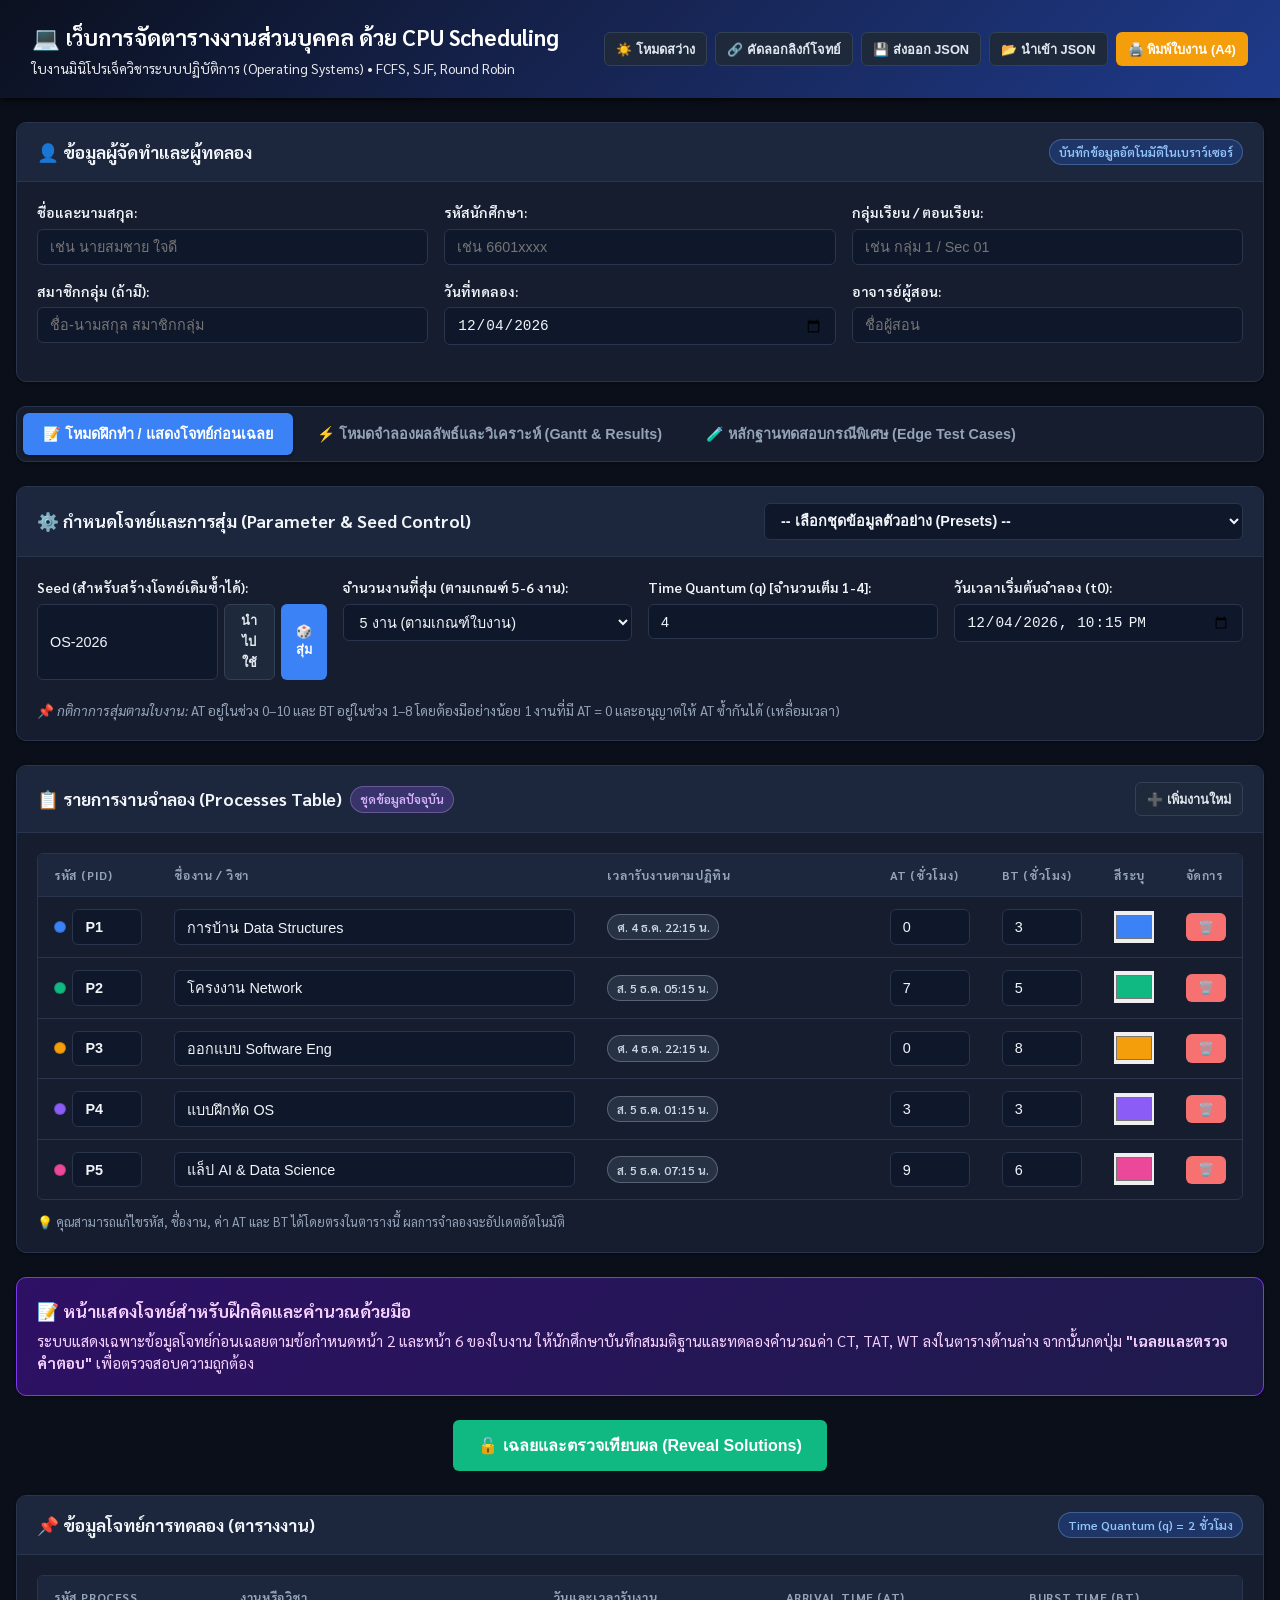
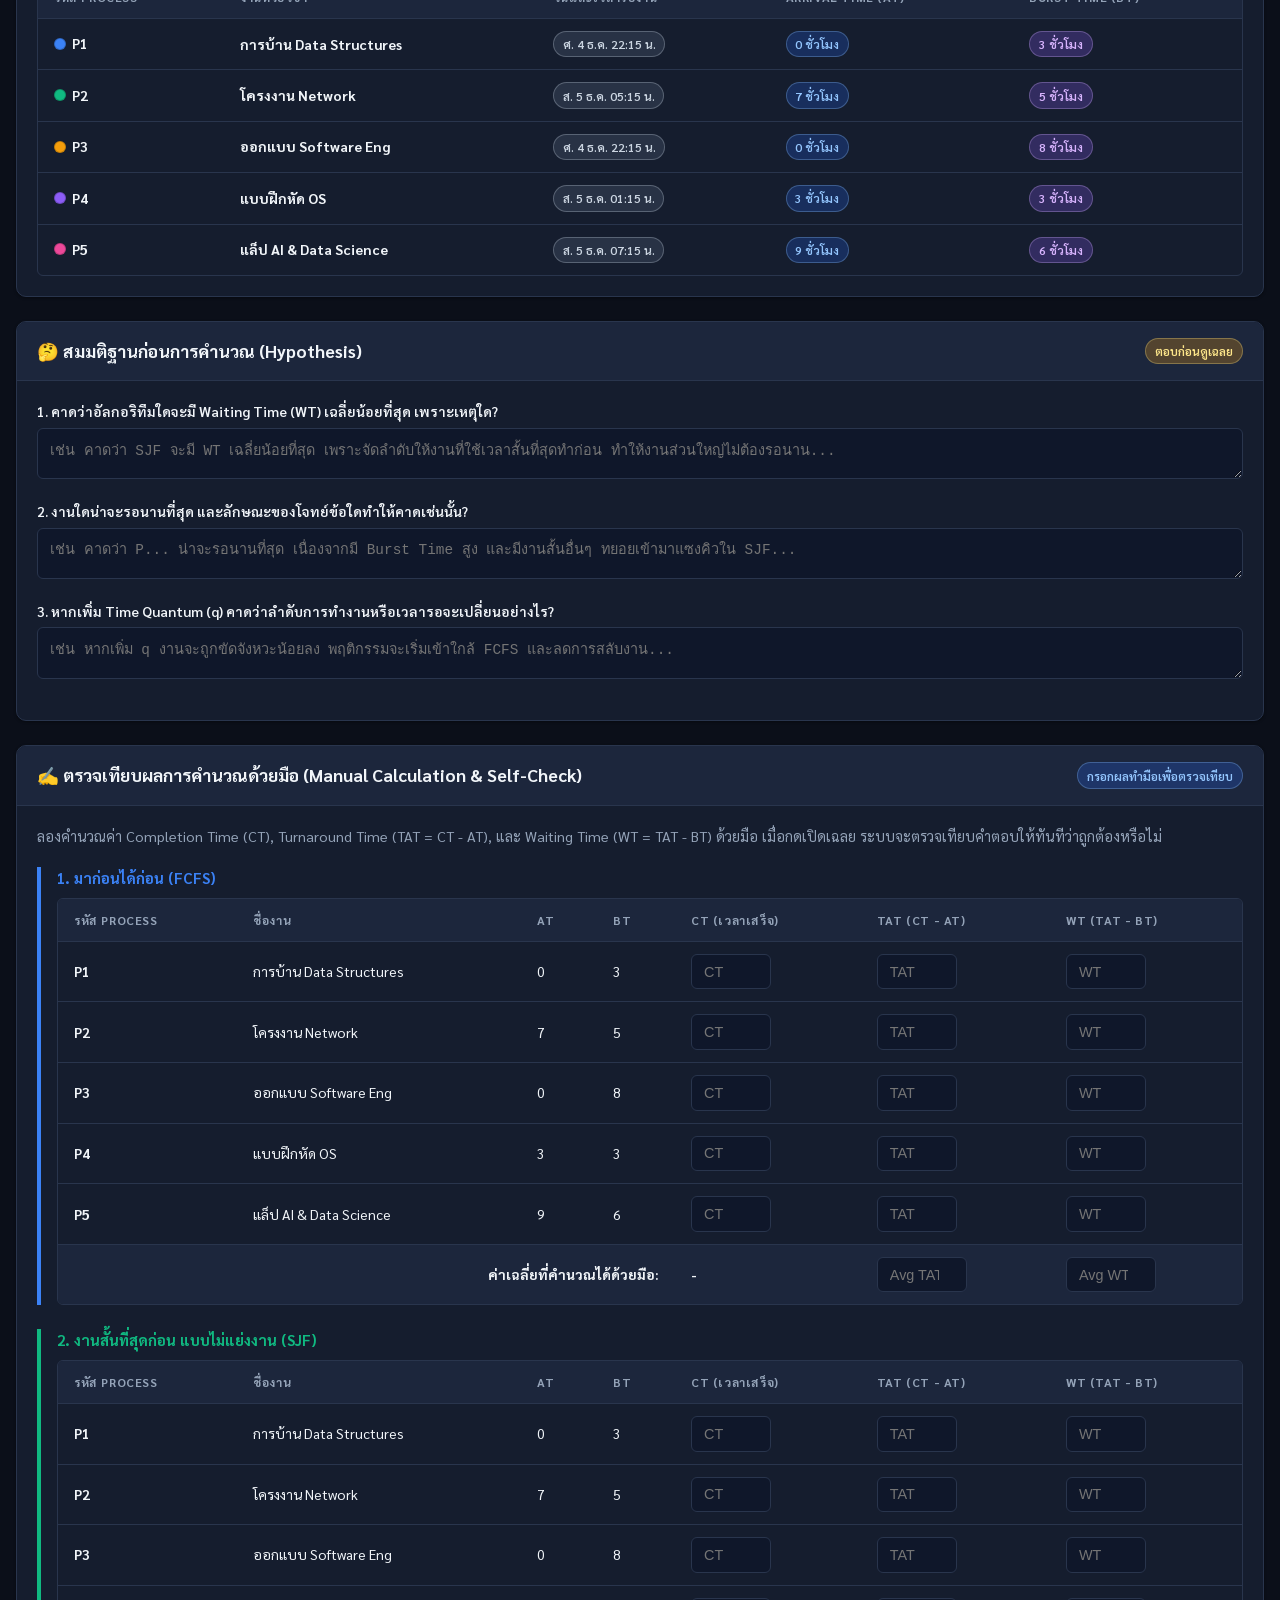
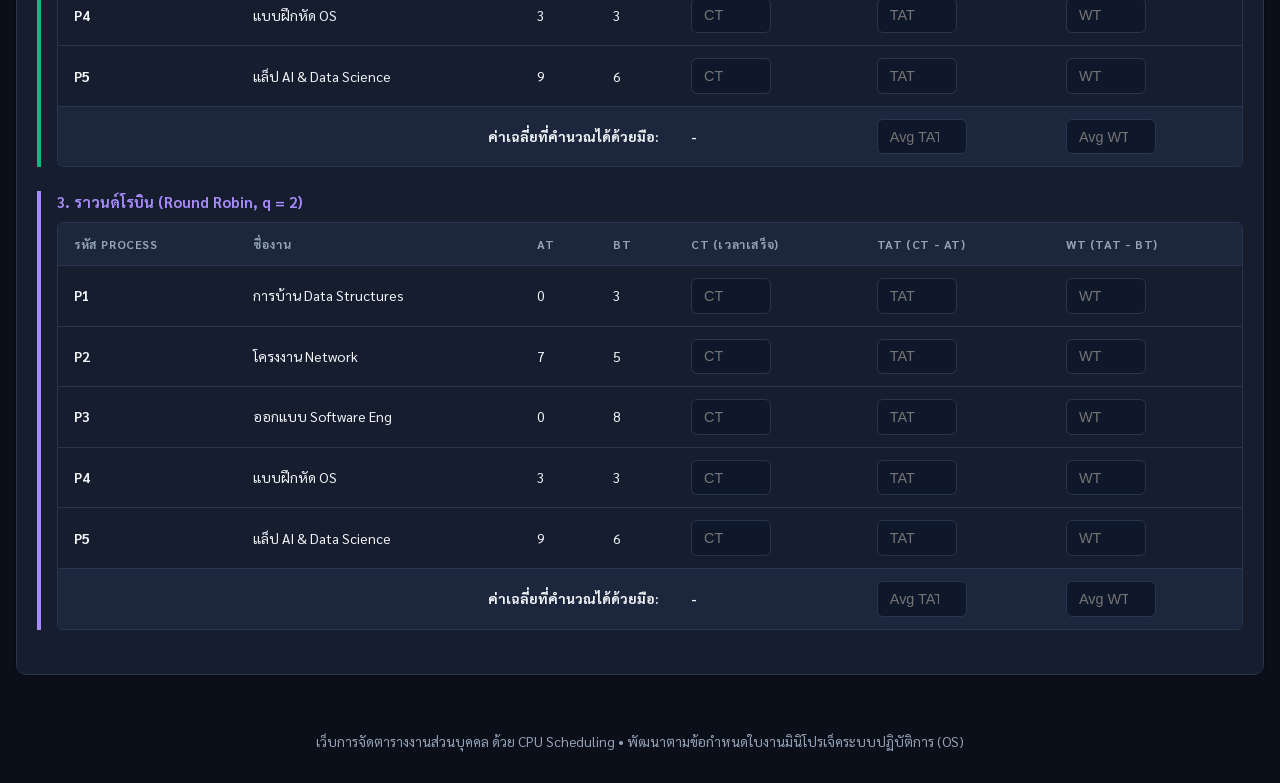
<file: index.html>
<!DOCTYPE html>
<html lang="th" data-theme="dark">
<head>
  <meta charset="UTF-8">
  <meta name="viewport" content="width=device-width, initial-scale=1.0">
  <title>เว็บการจัดตารางงานส่วนบุคคล ด้วย CPU Scheduling | FCFS SJF Round Robin</title>
  <link rel="preconnect" href="https://fonts.googleapis.com">
  <link rel="preconnect" href="https://fonts.gstatic.com" crossorigin>
  <link href="https://fonts.googleapis.com/css2?family=Prompt:wght@300;400;500;600;700&family=Sarabun:wght@300;400;500;600;700&display=swap" rel="stylesheet">
  <link rel="stylesheet" href="styles.css">
  <link rel="stylesheet" href="print.css">
</head>
<body>

  <!-- Top App Header -->
  <header class="app-header">
    <div class="header-container">
      <div class="header-title">
        <h1>💻 เว็บการจัดตารางงานส่วนบุคคล ด้วย CPU Scheduling</h1>
        <p>ใบงานมินิโปรเจ็ควิชาระบบปฏิบัติการ (Operating Systems) • FCFS, SJF, Round Robin</p>
      </div>
      <div class="header-actions">
        <button class="btn btn-secondary btn-sm" id="btn-theme-toggle" title="สลับโหมดมืด / สว่าง (Dark / Light Mode)">☀️ โหมดสว่าง</button>
        <button class="btn btn-secondary btn-sm" id="btn-share" title="คัดลอกลิงก์พร้อม Seed และพารามิเตอร์">🔗 คัดลอกลิงก์โจทย์</button>
        <button class="btn btn-secondary btn-sm" id="btn-export-json" title="ส่งออกข้อมูลเป็น JSON">💾 ส่งออก JSON</button>
        <button class="btn btn-secondary btn-sm" id="btn-import-json" title="นำเข้าข้อมูลจาก JSON">📂 นำเข้า JSON</button>
        <input type="file" id="file-import" accept=".json" style="display: none;">
        <button class="btn btn-warning btn-sm" id="btn-print" title="พิมพ์ใบงานส่งอาจารย์ (Print / PDF)">🖨️ พิมพ์ใบงาน (A4)</button>
      </div>
    </div>
  </header>

  <!-- Print-Only Lab Cover / Header (Shows when printing) -->
  <div class="print-only" style="padding: 1.5rem; border-bottom: 2px solid #000; margin-bottom: 1.5rem;">
    <h2 style="font-size: 1.4rem; text-align: center; margin-bottom: 0.25rem;">ใบงานมินิโปรเจ็ควิชาระบบปฏิบัติการ</h2>
    <h1 style="font-size: 1.6rem; text-align: center; margin-bottom: 0.75rem;">เว็บการจัดตารางงานส่วนบุคคล ด้วย CPU Scheduling</h1>
    <p style="text-align: center; font-size: 0.95rem; margin-bottom: 1rem;">FCFS • SJF (Non-preemptive) • Round Robin</p>
    <div style="display: grid; grid-template-columns: repeat(2, 1fr); gap: 0.5rem; font-size: 0.9rem; border: 1px solid #000; padding: 0.75rem;">
      <div><strong>ชื่อและนามสกุล:</strong> <span id="print-student-name">-</span></div>
      <div><strong>รหัสนักศึกษา:</strong> <span id="print-student-id">-</span></div>
      <div><strong>กลุ่มเรียน:</strong> <span id="print-student-section">-</span></div>
      <div><strong>วันที่ทดลอง:</strong> <span id="print-student-date">-</span></div>
      <div><strong>Seed พารามิเตอร์:</strong> <span id="print-seed">OS-2026</span></div>
      <div><strong>Time Quantum (q):</strong> <span id="print-quantum">2</span> ชั่วโมง</div>
    </div>
  </div>

  <main class="main-container">

    <!-- Student Info Card (Interactive UI) -->
    <section class="card no-print">
      <div class="card-header">
        <div class="card-title">
          <span>👤 ข้อมูลผู้จัดทำและผู้ทดลอง</span>
        </div>
        <span class="badge badge-primary">บันทึกข้อมูลอัตโนมัติในเบราว์เซอร์</span>
      </div>
      <div class="card-body">
        <div class="grid-3">
          <div class="form-group">
            <label for="student-name">ชื่อและนามสกุล:</label>
            <input type="text" id="student-name" class="form-control" placeholder="เช่น นายสมชาย ใจดี">
          </div>
          <div class="form-group">
            <label for="student-id">รหัสนักศึกษา:</label>
            <input type="text" id="student-id" class="form-control" placeholder="เช่น 6601xxxx">
          </div>
          <div class="form-group">
            <label for="student-section">กลุ่มเรียน / ตอนเรียน:</label>
            <input type="text" id="student-section" class="form-control" placeholder="เช่น กลุ่ม 1 / Sec 01">
          </div>
        </div>
        <div class="grid-3">
          <div class="form-group">
            <label for="student-group">สมาชิกกลุ่ม (ถ้ามี):</label>
            <input type="text" id="student-group" class="form-control" placeholder="ชื่อ-นามสกุล สมาชิกกลุ่ม">
          </div>
          <div class="form-group">
            <label for="student-date">วันที่ทดลอง:</label>
            <input type="date" id="student-date" class="form-control">
          </div>
          <div class="form-group">
            <label for="student-instructor">อาจารย์ผู้สอน:</label>
            <input type="text" id="student-instructor" class="form-control" placeholder="ชื่อผู้สอน">
          </div>
        </div>
      </div>
    </section>

    <!-- Navigation Tabs -->
    <nav class="tabs-nav no-print">
      <button class="tab-btn active" data-tab="practice">
        <span>📝 โหมดฝึกทำ / แสดงโจทย์ก่อนเฉลย</span>
      </button>
      <button class="tab-btn" data-tab="simulation">
        <span>⚡ โหมดจำลองผลลัพธ์และวิเคราะห์ (Gantt & Results)</span>
      </button>
      <button class="tab-btn" data-tab="tests">
        <span>🧪 หลักฐานทดสอบกรณีพิเศษ (Edge Test Cases)</span>
      </button>
    </nav>

    <!-- Generator & Configuration Controls -->
    <section class="card no-print">
      <div class="card-header">
        <div class="card-title">
          <span>⚙️ กำหนดโจทย์และการสุ่ม (Parameter & Seed Control)</span>
        </div>
        <div>
          <select id="select-preset" class="form-control" style="font-weight: 600; width: auto; display: inline-block;">
            <option value="">-- เลือกชุดข้อมูลตัวอย่าง (Presets) --</option>
            <option value="textbook">📘 ตัวอย่างจากใบงาน หน้า 4-5 (P1-P4, q=2)</option>
            <option value="case1_tie">🧪 กรณีทดสอบ 1: งานมาพร้อมกัน & BT เท่ากัน</option>
            <option value="case2_idle">🧪 กรณีทดสอบ 2: มีช่วง Idle (AT=0, BT=1 และ AT=5)</option>
            <option value="case3_quantum_boundary">🧪 กรณีทดสอบ 3: งานใหม่เข้าตรงเวลาครบ q และ BT หาร q ไม่ลงตัว</option>
          </select>
        </div>
      </div>
      <div class="card-body">
        <div class="grid-4">
          <div class="form-group">
            <label for="input-seed">Seed (สำหรับสร้างโจทย์เดิมซ้ำได้):</label>
            <div style="display: flex; gap: 0.4rem;">
              <input type="text" id="input-seed" class="form-control" value="OS-2026">
              <button class="btn btn-secondary btn-sm" id="btn-apply-seed" title="ใช้ Seed นี้">นำไปใช้</button>
              <button class="btn btn-primary btn-sm" id="btn-random-seed" title="สุ่ม Seed ใหม่">🎲 สุ่ม</button>
            </div>
          </div>
          <div class="form-group">
            <label for="select-task-count">จำนวนงานที่สุ่ม (ตามเกณฑ์ 5-6 งาน):</label>
            <select id="select-task-count" class="form-control">
              <option value="4">4 งาน</option>
              <option value="5" selected>5 งาน (ตามเกณฑ์ใบงาน)</option>
              <option value="6">6 งาน (ตามเกณฑ์ใบงาน)</option>
              <option value="7">7 งาน</option>
            </select>
          </div>
          <div class="form-group">
            <label for="input-quantum">Time Quantum (q) [จำนวนเต็ม 1-4]:</label>
            <input type="number" id="input-quantum" class="form-control" min="1" max="4" value="2">
          </div>
          <div class="form-group">
            <label for="input-base-time">วันเวลาเริ่มต้นจำลอง (t0):</label>
            <input type="datetime-local" id="input-base-time" class="form-control">
          </div>
        </div>

        <div style="font-size: 0.85rem; color: var(--text-muted); margin-top: 0.25rem;">
          📌 <em>กติกาการสุ่มตามใบงาน:</em> AT อยู่ในช่วง 0–10 และ BT อยู่ในช่วง 1–8 โดยต้องมีอย่างน้อย 1 งานที่มี AT = 0 และอนุญาตให้ AT ซ้ำกันได้ (เหลื่อมเวลา)
        </div>

        <!-- AT=0 Warning Alert -->
        <div id="at-zero-warning" class="alert-danger-box" style="display: none;">
          ⚠️ <strong>คำเตือน:</strong> ตามข้อกำหนดของใบงาน ต้องมีอย่างน้อย 1 งานที่มี Arrival Time (AT) = 0 เพื่อให้โปรแกรมสามารถเริ่มทำงานได้ทันที
        </div>
      </div>
    </section>

    <!-- Task List Editor Card -->
    <section class="card no-print">
      <div class="card-header">
        <div class="card-title">
          <span>📋 รายการงานจำลอง (Processes Table)</span>
          <span class="badge badge-purple" id="badge-task-count">ชุดข้อมูลปัจจุบัน</span>
        </div>
        <div>
          <button class="btn btn-secondary btn-sm" id="btn-add-task">➕ เพิ่มงานใหม่</button>
        </div>
      </div>
      <div class="card-body">
        <div class="table-responsive">
          <table class="data-table">
            <thead>
              <tr>
                <th style="width: 100px;">รหัส (PID)</th>
                <th>ชื่องาน / วิชา</th>
                <th>เวลารับงานตามปฏิทิน</th>
                <th style="width: 100px;">AT (ชั่วโมง)</th>
                <th style="width: 100px;">BT (ชั่วโมง)</th>
                <th style="width: 70px;">สีระบุ</th>
                <th style="width: 60px;">จัดการ</th>
              </tr>
            </thead>
            <tbody id="tasks-table-body">
              <!-- Dynamically populated -->
            </tbody>
          </table>
        </div>
        <div style="margin-top: 0.75rem; font-size: 0.8rem; color: var(--text-muted);">
          💡 คุณสามารถแก้ไขรหัส, ชื่องาน, ค่า AT และ BT ได้โดยตรงในตารางนี้ ผลการจำลองจะอัปเดตอัตโนมัติ
        </div>
      </div>
    </section>

    <!-- ==========================================
         TAB 1: PRACTICE MODE (แสดงโจทย์ก่อนเฉลย)
         ========================================== -->
    <div id="tab-practice" class="tab-pane">

      <!-- Practice Banner -->
      <div class="quiz-banner" id="quiz-banner">
        <h3>📝 หน้าแสดงโจทย์สำหรับฝึกคิดและคำนวณด้วยมือ</h3>
        <p>
          ระบบแสดงเฉพาะข้อมูลโจทย์ก่อนเฉลยตามข้อกำหนดหน้า 2 และหน้า 6 ของใบงาน 
          ให้นักศึกษาบันทึกสมมติฐานและทดลองคำนวณค่า CT, TAT, WT ลงในตารางด้านล่าง จากนั้นกดปุ่ม <strong>"เฉลยและตรวจคำตอบ"</strong> เพื่อตรวจสอบความถูกต้อง
        </p>
      </div>

      <!-- Action Bar: Reveal / Hide Button -->
      <div style="display: flex; justify-content: center; margin-bottom: 1.5rem;">
        <button id="btn-toggle-reveal" class="btn btn-success btn-lg">
          🔓 เฉลยและตรวจเทียบผล (Reveal Solutions)
        </button>
      </div>

      <!-- Clean Problem Summary Table (Practice & Print) -->
      <section class="card">
        <div class="card-header">
          <div class="card-title">
            <span>📌 ข้อมูลโจทย์การทดลอง (ตารางงาน)</span>
          </div>
          <div>
            <span class="badge badge-primary">Time Quantum (q) = <span class="q-display">2</span> ชั่วโมง</span>
          </div>
        </div>
        <div class="card-body">
          <div class="table-responsive">
            <table class="data-table">
              <thead>
                <tr>
                  <th>รหัส Process</th>
                  <th>งานหรือวิชา</th>
                  <th>วันและเวลารับงาน</th>
                  <th>Arrival Time (AT)</th>
                  <th>Burst Time (BT)</th>
                </tr>
              </thead>
              <tbody id="quiz-task-table-body">
                <!-- Dynamically populated -->
              </tbody>
            </table>
          </div>
        </div>
      </section>

      <!-- Section: สมมติฐานก่อนคำนวณ (Page 6) -->
      <section class="card">
        <div class="card-header">
          <div class="card-title">
            <span>🤔 สมมติฐานก่อนการคำนวณ (Hypothesis)</span>
          </div>
          <span class="badge badge-warning">ตอบก่อนดูเฉลย</span>
        </div>
        <div class="card-body">
          <div class="form-group">
            <label for="hypo-1">1. คาดว่าอัลกอริทึมใดจะมี Waiting Time (WT) เฉลี่ยน้อยที่สุด เพราะเหตุใด?</label>
            <textarea id="hypo-1" class="form-control" rows="2" placeholder="เช่น คาดว่า SJF จะมี WT เฉลี่ยน้อยที่สุด เพราะจัดลำดับให้งานที่ใช้เวลาสั้นที่สุดทำก่อน ทำให้งานส่วนใหญ่ไม่ต้องรอนาน..."></textarea>
          </div>
          <div class="form-group">
            <label for="hypo-2">2. งานใดน่าจะรอนานที่สุด และลักษณะของโจทย์ข้อใดทำให้คาดเช่นนั้น?</label>
            <textarea id="hypo-2" class="form-control" rows="2" placeholder="เช่น คาดว่า P... น่าจะรอนานที่สุด เนื่องจากมี Burst Time สูง และมีงานสั้นอื่นๆ ทยอยเข้ามาแซงคิวใน SJF..."></textarea>
          </div>
          <div class="form-group">
            <label for="hypo-3">3. หากเพิ่ม Time Quantum (q) คาดว่าลำดับการทำงานหรือเวลารอจะเปลี่ยนอย่างไร?</label>
            <textarea id="hypo-3" class="form-control" rows="2" placeholder="เช่น หากเพิ่ม q งานจะถูกขัดจังหวะน้อยลง พฤติกรรมจะเริ่มเข้าใกล้ FCFS และลดการสลับงาน..."></textarea>
          </div>
        </div>
      </section>

      <!-- Section: ใบคะแนนคำนวณด้วยมือ (Manual Calculation Inputs & Verification) -->
      <section class="card">
        <div class="card-header">
          <div class="card-title">
            <span>✍️ ตรวจเทียบผลการคำนวณด้วยมือ (Manual Calculation & Self-Check)</span>
          </div>
          <span class="badge badge-primary">กรอกผลทำมือเพื่อตรวจเทียบ</span>
        </div>
        <div class="card-body">
          <p style="font-size: 0.9rem; color: var(--text-muted); margin-bottom: 1.25rem;">
            ลองคำนวณค่า Completion Time (CT), Turnaround Time (TAT = CT - AT), และ Waiting Time (WT = TAT - BT) ด้วยมือ 
            เมื่อกดเปิดเฉลย ระบบจะตรวจเทียบคำตอบให้ทันทีว่าถูกต้องหรือไม่
          </p>

          <!-- FCFS Manual -->
          <div style="margin-bottom: 1.5rem; border-left: 4px solid var(--primary); padding-left: 1rem;">
            <div style="display: flex; justify-content: space-between; align-items: center; margin-bottom: 0.5rem;">
              <h4 style="color: var(--primary);">1. มาก่อนได้ก่อน (FCFS)</h4>
              <div id="manual-check-result-fcfs"></div>
            </div>
            <div class="table-responsive" id="manual-table-fcfs"></div>
          </div>

          <!-- SJF Manual -->
          <div style="margin-bottom: 1.5rem; border-left: 4px solid var(--success); padding-left: 1rem;">
            <div style="display: flex; justify-content: space-between; align-items: center; margin-bottom: 0.5rem;">
              <h4 style="color: var(--success);">2. งานสั้นที่สุดก่อน แบบไม่แย่งงาน (SJF)</h4>
              <div id="manual-check-result-sjf"></div>
            </div>
            <div class="table-responsive" id="manual-table-sjf"></div>
          </div>

          <!-- Round Robin Manual -->
          <div style="margin-bottom: 1.5rem; border-left: 4px solid var(--purple); padding-left: 1rem;">
            <div style="display: flex; justify-content: space-between; align-items: center; margin-bottom: 0.5rem;">
              <h4 style="color: var(--purple);">3. ราวนด์โรบิน (Round Robin, q = <span class="q-display">2</span>)</h4>
              <div id="manual-check-result-rr"></div>
            </div>
            <div class="table-responsive" id="manual-table-rr"></div>
          </div>
        </div>
      </section>

    </div>

    <!-- ==========================================
         TAB 2: FULL SIMULATION & ANALYSIS
         ========================================== -->
    <div id="tab-simulation" class="tab-pane solution-hidden">

      <!-- Algorithm Filter Bar -->
      <div style="display: flex; justify-content: space-between; align-items: center; margin-bottom: 1rem; flex-wrap: wrap; gap: 0.5rem;">
        <div style="display: flex; gap: 0.25rem;">
          <button class="btn btn-secondary btn-sm algo-filter-btn active" data-algo="ALL">แสดงทั้งหมด 3 อัลกอริทึม</button>
          <button class="btn btn-secondary btn-sm algo-filter-btn" data-algo="FCFS">เฉพาะ FCFS</button>
          <button class="btn btn-secondary btn-sm algo-filter-btn" data-algo="SJF">เฉพาะ SJF</button>
          <button class="btn btn-secondary btn-sm algo-filter-btn" data-algo="RR">เฉพาะ Round Robin</button>
        </div>
        <div>
          <span class="badge badge-gray">หน่วยเวลา: 1 หน่วย = 1 ชั่วโมง</span>
        </div>
      </div>

      <!-- Simulation Output Container (Gantt & Tables for each algorithm) -->
      <div id="simulation-output-container">
        <!-- Injected via JavaScript -->
      </div>

      <!-- Comparison Section (Page 5 & 10) -->
      <section class="card">
        <div class="card-header">
          <div class="card-title">
            <span>📊 ภาพเปรียบเทียบเวลารอเฉลี่ย (Average Waiting Time Comparison)</span>
          </div>
          <span class="badge badge-success">การวิเคราะห์ผล</span>
        </div>
        <div class="card-body">
          <div class="chart-container" id="bar-comparison-container">
            <!-- Rendered via JavaScript -->
          </div>
          <div id="best-algo-notice" class="alert-success-box">
            <!-- Best Algo announcement -->
          </div>
        </div>
      </section>

      <!-- Summary Comparison Table (Page 10) -->
      <section class="card">
        <div class="card-header">
          <div class="card-title">
            <span>📋 สรุปผลการทดลองเปรียบเทียบ (Summary & Grader Table)</span>
          </div>
        </div>
        <div class="card-body">
          <div class="table-responsive">
            <table class="data-table">
              <thead>
                <tr>
                  <th>อัลกอริทึม</th>
                  <th>TAT เฉลี่ย (ทำมือ)</th>
                  <th>TAT เฉลี่ย (โปรแกรม)</th>
                  <th>WT เฉลี่ย (ทำมือ)</th>
                  <th>WT เฉลี่ย (โปรแกรม)</th>
                </tr>
              </thead>
              <tbody id="summary-table-body">
                <!-- Dynamically filled -->
              </tbody>
            </table>
          </div>
        </div>
      </section>

      <!-- Interactive What-If Analysis: Change Quantum (Page 10 Question 2) -->
      <section class="card">
        <div class="card-header">
          <div class="card-title">
            <span>🔄 การทดลองเปลี่ยนค่า Time Quantum (q) กับข้อมูลเดิม</span>
          </div>
          <span class="badge badge-purple">คำถามข้อ 2 หน้า 10</span>
        </div>
        <div class="card-body">
          <div style="display: flex; align-items: center; gap: 1rem; flex-wrap: wrap;">
            <label for="range-compare-q" style="font-weight: 600;">เลือก Time Quantum ใหม่ (q ใหม่):</label>
            <input type="range" id="range-compare-q" min="1" max="8" value="4" style="width: 200px; cursor: pointer;">
            <span class="badge badge-purple" style="font-size: 1rem;">q ใหม่ = <span id="label-compare-q">4</span> ชั่วโมง</span>
          </div>
          <div id="compare-q-container" style="margin-top: 1rem;">
            <!-- Rendered via JavaScript -->
          </div>
        </div>
      </section>

    </div>

    <!-- ==========================================
         TAB 3: EDGE TEST CASES SUITE (หน้า 10)
         ========================================== -->
    <div id="tab-tests" class="tab-pane solution-hidden">
      <section class="card">
        <div class="card-header">
          <div class="card-title">
            <span>🧪 หลักฐานทดสอบโปรแกรมเพิ่มเติม (Additional Test Cases & Validation)</span>
          </div>
          <span class="badge badge-success">ผ่านเกณฑ์ทดสอบทุกข้อ</span>
        </div>
        <div class="card-body">
          <p style="margin-bottom: 1rem; color: var(--text-muted); font-size: 0.9rem;">
            ตารางแสดงผลการทดสอบโปรแกรมตามหัวข้อที่กำหนดในหน้า 10 ของใบงาน เพื่อยืนยันความถูกต้องของอัลกอริทึมและระบบตรวจสอบข้อผิดพลาด
          </p>
          <div id="test-cases-suite-container">
            <!-- Injected via JavaScript -->
          </div>
        </div>
      </section>
    </div>

  </main>

  <!-- Complete Multi-Page Lab Report for Printing / PDF Export -->
  <div id="print-report" class="print-report-container">
    <!-- Populated automatically by app.js on change and before window.print() -->
  </div>

  <!-- Footer -->
  <footer style="text-align: center; padding: 2rem 1rem; color: var(--text-muted); font-size: 0.85rem;" class="no-print">
    เว็บการจัดตารางงานส่วนบุคคล ด้วย CPU Scheduling • พัฒนาตามข้อกำหนดใบงานมินิโปรเจ็คระบบปฏิบัติการ (OS)
  </footer>

  <script src="engine.js"></script>
  <script src="app.js"></script>
</body>
</html>
</file>
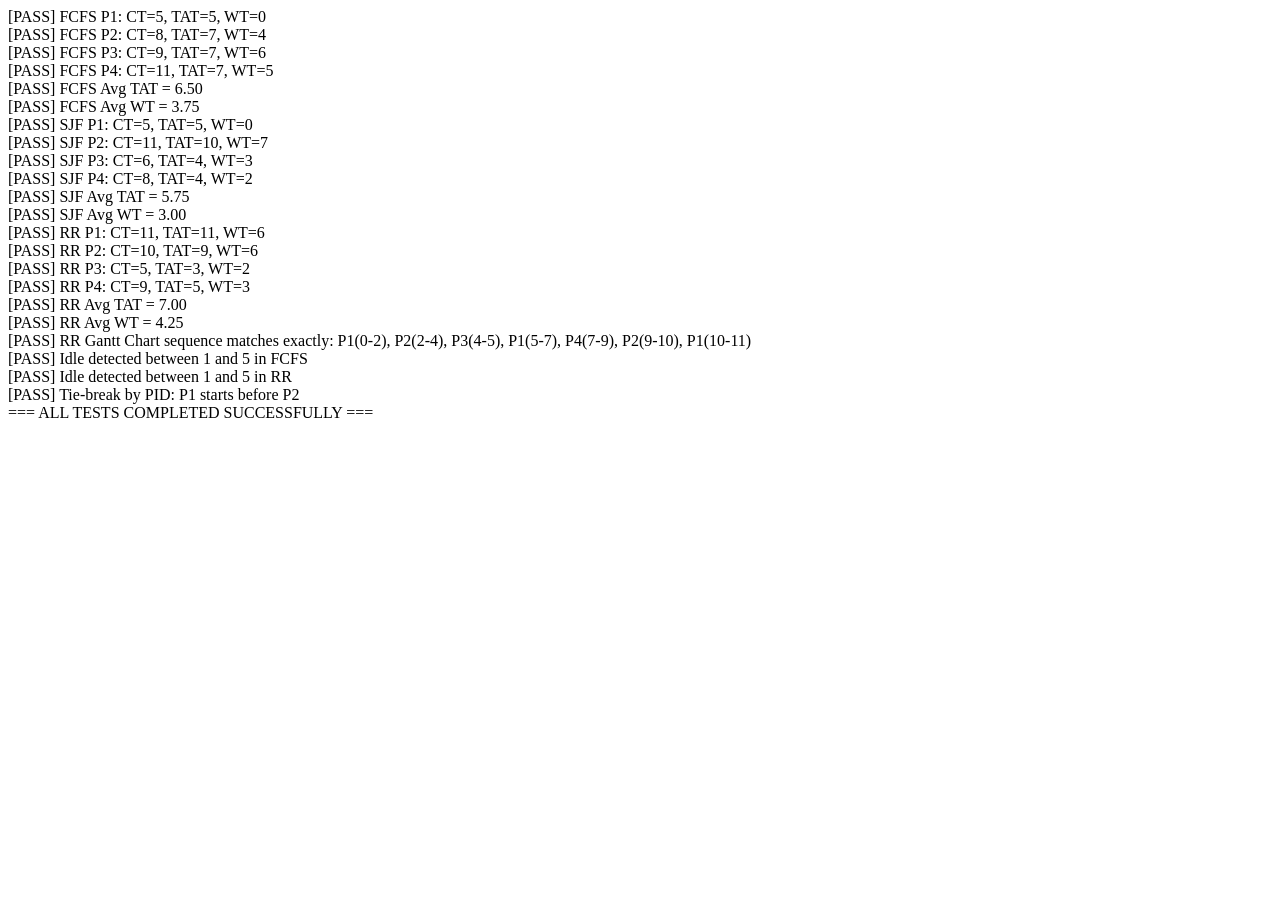
<file: test-runner.html>
<!DOCTYPE html>
<html>
<head>
  <meta charset="utf-8">
  <title>CPU Scheduling Engine Test Runner</title>
</head>
<body>
  <div id="output">Running tests...</div>
  <script src="engine.js"></script>
  <script>
    const textbookTasks = [
      { id: 'P1', name: 'แบบฝึกหัด OS', at: 0, bt: 5, color: '#3B82F6' },
      { id: 'P2', name: 'รายงาน Database', at: 1, bt: 3, color: '#10B981' },
      { id: 'P3', name: 'สรุป English', at: 2, bt: 1, color: '#F59E0B' },
      { id: 'P4', name: 'แบบฝึกหัด Math', at: 4, bt: 2, color: '#8B5CF6' }
    ];

    const logs = [];
    function assert(cond, msg) {
      if (cond) {
        logs.push(`[PASS] ${msg}`);
      } else {
        logs.push(`[FAIL] ${msg}`);
        console.error(`[FAIL] ${msg}`);
      }
    }

    try {
      // 1. Test FCFS (Page 4)
      const fcfs = runFCFS(textbookTasks);
      assert(fcfs.results['P1'].ct === 5 && fcfs.results['P1'].tat === 5 && fcfs.results['P1'].wt === 0, 'FCFS P1: CT=5, TAT=5, WT=0');
      assert(fcfs.results['P2'].ct === 8 && fcfs.results['P2'].tat === 7 && fcfs.results['P2'].wt === 4, 'FCFS P2: CT=8, TAT=7, WT=4');
      assert(fcfs.results['P3'].ct === 9 && fcfs.results['P3'].tat === 7 && fcfs.results['P3'].wt === 6, 'FCFS P3: CT=9, TAT=7, WT=6');
      assert(fcfs.results['P4'].ct === 11 && fcfs.results['P4'].tat === 7 && fcfs.results['P4'].wt === 5, 'FCFS P4: CT=11, TAT=7, WT=5');
      assert(fcfs.avgTAT.toFixed(2) === '6.50', 'FCFS Avg TAT = 6.50');
      assert(fcfs.avgWT.toFixed(2) === '3.75', 'FCFS Avg WT = 3.75');

      // 2. Test SJF (Page 4)
      const sjf = runSJF(textbookTasks);
      assert(sjf.results['P1'].ct === 5 && sjf.results['P1'].tat === 5 && sjf.results['P1'].wt === 0, 'SJF P1: CT=5, TAT=5, WT=0');
      assert(sjf.results['P2'].ct === 11 && sjf.results['P2'].tat === 10 && sjf.results['P2'].wt === 7, 'SJF P2: CT=11, TAT=10, WT=7');
      assert(sjf.results['P3'].ct === 6 && sjf.results['P3'].tat === 4 && sjf.results['P3'].wt === 3, 'SJF P3: CT=6, TAT=4, WT=3');
      assert(sjf.results['P4'].ct === 8 && sjf.results['P4'].tat === 4 && sjf.results['P4'].wt === 2, 'SJF P4: CT=8, TAT=4, WT=2');
      assert(sjf.avgTAT.toFixed(2) === '5.75', 'SJF Avg TAT = 5.75');
      assert(sjf.avgWT.toFixed(2) === '3.00', 'SJF Avg WT = 3.00');

      // 3. Test Round Robin (Page 5, q = 2)
      const rr = runRR(textbookTasks, 2);
      assert(rr.results['P1'].ct === 11 && rr.results['P1'].tat === 11 && rr.results['P1'].wt === 6, 'RR P1: CT=11, TAT=11, WT=6');
      assert(rr.results['P2'].ct === 10 && rr.results['P2'].tat === 9 && rr.results['P2'].wt === 6, 'RR P2: CT=10, TAT=9, WT=6');
      assert(rr.results['P3'].ct === 5 && rr.results['P3'].tat === 3 && rr.results['P3'].wt === 2, 'RR P3: CT=5, TAT=3, WT=2');
      assert(rr.results['P4'].ct === 9 && rr.results['P4'].tat === 5 && rr.results['P4'].wt === 3, 'RR P4: CT=9, TAT=5, WT=3');
      assert(rr.avgTAT.toFixed(2) === '7.00', 'RR Avg TAT = 7.00');
      assert(rr.avgWT.toFixed(2) === '4.25', 'RR Avg WT = 4.25');

      // Gantt sequence for RR: P1(0-2), P2(2-4), P3(4-5), P1(5-7), P4(7-9), P2(9-10), P1(10-11)
      const ganttSeq = rr.gantt.map(g => `${g.id}(${g.start}-${g.end})`).join(', ');
      const expectedGantt = 'P1(0-2), P2(2-4), P3(4-5), P1(5-7), P4(7-9), P2(9-10), P1(10-11)';
      assert(ganttSeq === expectedGantt, `RR Gantt Chart sequence matches exactly: ${ganttSeq}`);

      // 4. Test Idle Case
      const idleTasks = [
        { id: 'P1', name: 'Task 1', at: 0, bt: 1 },
        { id: 'P2', name: 'Task 2', at: 5, bt: 3 }
      ];
      const fcfsIdle = runFCFS(idleTasks);
      assert(fcfsIdle.gantt.some(g => g.isIdle && g.start === 1 && g.end === 5), 'Idle detected between 1 and 5 in FCFS');
      const rrIdle = runRR(idleTasks, 2);
      assert(rrIdle.gantt.some(g => g.isIdle && g.start === 1 && g.end === 5), 'Idle detected between 1 and 5 in RR');

      // 5. Test Tie-break (Same AT, same BT)
      const tieTasks = [
        { id: 'P2', name: 'Task B', at: 0, bt: 3 },
        { id: 'P1', name: 'Task A', at: 0, bt: 3 }
      ];
      const fcfsTie = runFCFS(tieTasks);
      assert(fcfsTie.gantt[0].id === 'P1', 'Tie-break by PID: P1 starts before P2');

      logs.push('=== ALL TESTS COMPLETED SUCCESSFULLY ===');
    } catch (e) {
      logs.push(`[EXCEPTION] ${e.message}`);
    }

    document.getElementById('output').innerText = logs.join('\n');
  </script>
</body>
</html>
</file>
<file: styles.css>
/* ==========================================================================
   CSS Stylesheet for CPU Scheduling Web Application
   With Complete Dark / Light Theme System & Print Styles
   ========================================================================== */

:root {
  --primary: #3b82f6;
  --primary-hover: #2563eb;
  --primary-light: #dbeafe;
  --secondary: #475569;
  --success: #10b981;
  --warning: #f59e0b;
  --danger: #ef4444;
  --info: #06b6d4;
  --purple: #8b5cf6;
  --radius-sm: 6px;
  --radius-md: 10px;
  --radius-lg: 14px;
  --shadow-sm: 0 1px 2px 0 rgba(0, 0, 0, 0.05);
  --shadow-md: 0 4px 6px -1px rgba(0, 0, 0, 0.1), 0 2px 4px -2px rgba(0, 0, 0, 0.1);
  --shadow-lg: 0 10px 15px -3px rgba(0, 0, 0, 0.1), 0 4px 6px -4px rgba(0, 0, 0, 0.1);

  /* Light Theme Defaults */
  --bg-main: #f8fafc;
  --bg-card: #ffffff;
  --bg-card-header: #f8fafc;
  --bg-input: #ffffff;
  --bg-subtle: #f1f5f9;
  --bg-table-hover: #f8fafc;
  --bg-table-highlight: #f0fdf4;
  --border: #e2e8f0;
  --text-main: #0f172a;
  --text-muted: #64748b;
  --header-bg: linear-gradient(135deg, #1e3a8a 0%, #2563eb 50%, #3b82f6 100%);
  --gantt-bg: #ffffff;
  --gantt-border: #cbd5e1;
  --gantt-idle-bg1: #e2e8f0;
  --gantt-idle-bg2: #cbd5e1;
  --gantt-idle-text: #475569;
  --btn-sec-bg: #f1f5f9;
  --btn-sec-text: #334155;
  --btn-sec-border: #cbd5e1;
  --btn-sec-hover: #e2e8f0;
  --quiz-bg: linear-gradient(135deg, #fef3c7 0%, #fde68a 100%);
  --quiz-border: #f59e0b;
  --quiz-text: #92400e;
  --code-bg: #f1f5f9;
  --code-text: #0f172a;
}

/* Dark Theme */
[data-theme="dark"] {
  --primary: #3b82f6;
  --primary-hover: #60a5fa;
  --primary-light: rgba(59, 130, 246, 0.25);
  --secondary: #94a3b8;
  --success: #10b981;
  --warning: #f59e0b;
  --danger: #f87171;
  --info: #38bdf8;
  --purple: #a78bfa;

  --bg-main: #0b0f19;
  --bg-card: #151d2e;
  --bg-card-header: #1c263c;
  --bg-input: #0f172a;
  --bg-subtle: #1a2336;
  --bg-table-hover: #1e293b;
  --bg-table-highlight: rgba(16, 185, 129, 0.15);
  --border: #29354d;
  --text-main: #f1f5f9;
  --text-muted: #94a3b8;
  --header-bg: linear-gradient(135deg, #0b1120 0%, #172554 50%, #1e3a8a 100%);
  --gantt-bg: #111827;
  --gantt-border: #374151;
  --gantt-idle-bg1: #1f2937;
  --gantt-idle-bg2: #374151;
  --gantt-idle-text: #9ca3af;
  --btn-sec-bg: #1e293b;
  --btn-sec-text: #e2e8f0;
  --btn-sec-border: #334155;
  --btn-sec-hover: #293548;
  --quiz-bg: linear-gradient(135deg, #2e1065 0%, #1e1b4b 100%);
  --quiz-border: #7c3aed;
  --quiz-text: #f5d0fe;
  --code-bg: #0f172a;
  --code-text: #38bdf8;
  --shadow-sm: 0 1px 3px 0 rgba(0, 0, 0, 0.4);
  --shadow-md: 0 4px 6px -1px rgba(0, 0, 0, 0.5), 0 2px 4px -2px rgba(0, 0, 0, 0.5);
  --shadow-lg: 0 10px 15px -3px rgba(0, 0, 0, 0.6), 0 4px 6px -4px rgba(0, 0, 0, 0.6);
}

* {
  box-sizing: border-box;
  margin: 0;
  padding: 0;
}

body {
  font-family: 'Sarabun', 'Prompt', -apple-system, BlinkMacSystemFont, "Segoe UI", Roboto, "Helvetica Neue", Arial, sans-serif;
  background-color: var(--bg-main);
  color: var(--text-main);
  line-height: 1.5;
  font-size: 15px;
  transition: background-color 0.25s ease, color 0.25s ease;
}

/* Header & Banner */
.app-header {
  background: var(--header-bg);
  color: white;
  padding: 1.25rem 2rem;
  box-shadow: var(--shadow-md);
  position: sticky;
  top: 0;
  z-index: 50;
  transition: background 0.3s ease;
}

.header-container {
  max-width: 1280px;
  margin: 0 auto;
  display: flex;
  justify-content: space-between;
  align-items: center;
  flex-wrap: wrap;
  gap: 1rem;
}

.header-title h1 {
  font-size: 1.4rem;
  font-weight: 700;
  display: flex;
  align-items: center;
  gap: 0.5rem;
}

.header-title p {
  font-size: 0.85rem;
  opacity: 0.9;
  margin-top: 0.25rem;
}

.header-actions {
  display: flex;
  gap: 0.5rem;
  align-items: center;
  flex-wrap: wrap;
}

/* Container */
.main-container {
  max-width: 1280px;
  margin: 1.5rem auto;
  padding: 0 1rem;
}

/* Tab Navigation */
.tabs-nav {
  display: flex;
  background: var(--bg-card);
  padding: 0.35rem;
  border-radius: var(--radius-md);
  box-shadow: var(--shadow-sm);
  border: 1px solid var(--border);
  margin-bottom: 1.5rem;
  overflow-x: auto;
  gap: 0.25rem;
  transition: background 0.25s, border-color 0.25s;
}

.tab-btn {
  padding: 0.6rem 1.25rem;
  border: none;
  background: transparent;
  color: var(--text-muted);
  font-weight: 600;
  font-size: 0.9rem;
  border-radius: var(--radius-sm);
  cursor: pointer;
  transition: all 0.2s ease;
  display: flex;
  align-items: center;
  gap: 0.5rem;
  white-space: nowrap;
}

.tab-btn:hover {
  color: var(--primary);
  background-color: var(--primary-light);
}

.tab-btn.active {
  background-color: var(--primary);
  color: white;
  box-shadow: var(--shadow-sm);
}

/* Card Component */
.card {
  background-color: var(--bg-card);
  border-radius: var(--radius-md);
  border: 1px solid var(--border);
  box-shadow: var(--shadow-sm);
  margin-bottom: 1.5rem;
  overflow: hidden;
  transition: background-color 0.25s, border-color 0.25s, box-shadow 0.2s;
}

.card:hover {
  box-shadow: var(--shadow-md);
}

.card-header {
  padding: 1rem 1.25rem;
  background-color: var(--bg-card-header);
  border-bottom: 1px solid var(--border);
  display: flex;
  justify-content: space-between;
  align-items: center;
  flex-wrap: wrap;
  gap: 0.5rem;
  transition: background-color 0.25s, border-color 0.25s;
}

.card-title {
  font-size: 1.1rem;
  font-weight: 700;
  color: var(--text-main);
  display: flex;
  align-items: center;
  gap: 0.5rem;
}

.card-subtitle {
  font-size: 0.85rem;
  color: var(--text-muted);
}

.card-body {
  padding: 1.25rem;
}

/* Grid Layouts */
.grid-2 {
  display: grid;
  grid-template-columns: repeat(2, 1fr);
  gap: 1rem;
}

.grid-3 {
  display: grid;
  grid-template-columns: repeat(3, 1fr);
  gap: 1rem;
}

.grid-4 {
  display: grid;
  grid-template-columns: repeat(4, 1fr);
  gap: 1rem;
}

@media (max-width: 900px) {
  .grid-2, .grid-3, .grid-4 {
    grid-template-columns: 1fr;
  }
}

/* Form Controls */
.form-group {
  margin-bottom: 1rem;
}

.form-group label {
  display: block;
  font-size: 0.875rem;
  font-weight: 600;
  color: var(--text-main);
  margin-bottom: 0.35rem;
}

.form-control {
  width: 100%;
  padding: 0.55rem 0.75rem;
  border: 1px solid var(--border);
  border-radius: var(--radius-sm);
  font-size: 0.9rem;
  color: var(--text-main);
  background-color: var(--bg-input);
  transition: border-color 0.15s ease, box-shadow 0.15s ease, background-color 0.25s ease, color 0.25s ease;
}

.form-control:focus {
  outline: none;
  border-color: var(--primary);
  box-shadow: 0 0 0 3px rgba(59, 130, 246, 0.25);
}

/* Buttons */
.btn {
  display: inline-flex;
  align-items: center;
  justify-content: center;
  gap: 0.4rem;
  padding: 0.55rem 1.1rem;
  font-size: 0.875rem;
  font-weight: 600;
  border-radius: var(--radius-sm);
  border: 1px solid transparent;
  cursor: pointer;
  transition: all 0.2s ease;
  text-decoration: none;
}

.btn-primary {
  background-color: var(--primary);
  color: #ffffff;
}
.btn-primary:hover {
  background-color: var(--primary-hover);
}

.btn-secondary {
  background-color: var(--btn-sec-bg);
  color: var(--btn-sec-text);
  border-color: var(--btn-sec-border);
}
.btn-secondary:hover {
  background-color: var(--btn-sec-hover);
}

.btn-success {
  background-color: var(--success);
  color: white;
}
.btn-success:hover {
  background-color: #059669;
}

.btn-warning {
  background-color: var(--warning);
  color: white;
}
.btn-warning:hover {
  background-color: #d97706;
}

.btn-danger {
  background-color: var(--danger);
  color: white;
}
.btn-danger:hover {
  background-color: #dc2626;
}

.btn-sm {
  padding: 0.35rem 0.7rem;
  font-size: 0.8rem;
}

.btn-lg {
  padding: 0.75rem 1.5rem;
  font-size: 1rem;
}

/* Badges */
.badge {
  display: inline-flex;
  align-items: center;
  gap: 0.25rem;
  padding: 0.2rem 0.55rem;
  border-radius: 9999px;
  font-size: 0.75rem;
  font-weight: 600;
}

.badge-primary { background-color: #dbeafe; color: #1e40af; }
.badge-success { background-color: #d1fae5; color: #065f46; }
.badge-warning { background-color: #fef3c7; color: #92400e; }
.badge-danger  { background-color: #fee2e2; color: #991b1b; }
.badge-purple  { background-color: #ede9fe; color: #5b21b6; }
.badge-gray    { background-color: var(--btn-sec-bg); color: var(--text-muted); border: 1px solid var(--border); }

/* Badges in Dark Mode */
[data-theme="dark"] .badge-primary { background-color: rgba(37, 99, 235, 0.25); color: #93c5fd; border: 1px solid rgba(147, 197, 253, 0.3); }
[data-theme="dark"] .badge-success { background-color: rgba(16, 185, 129, 0.25); color: #6ee7b7; border: 1px solid rgba(110, 231, 183, 0.3); }
[data-theme="dark"] .badge-warning { background-color: rgba(245, 158, 11, 0.25); color: #fde68a; border: 1px solid rgba(253, 230, 138, 0.3); }
[data-theme="dark"] .badge-danger  { background-color: rgba(239, 68, 68, 0.25);  color: #fca5a5; border: 1px solid rgba(252, 165, 165, 0.3); }
[data-theme="dark"] .badge-purple  { background-color: rgba(139, 92, 246, 0.25); color: #d8b4fe; border: 1px solid rgba(216, 180, 254, 0.3); }
[data-theme="dark"] .badge-gray    { background-color: rgba(100, 116, 139, 0.25); color: #cbd5e1; border: 1px solid rgba(203, 213, 225, 0.3); }

/* Tables */
.table-responsive {
  width: 100%;
  overflow-x: auto;
  border-radius: var(--radius-sm);
  border: 1px solid var(--border);
}

.data-table {
  width: 100%;
  border-collapse: collapse;
  font-size: 0.875rem;
  text-align: left;
}

.data-table th {
  background-color: var(--bg-card-header);
  color: var(--text-muted);
  font-weight: 700;
  padding: 0.75rem 1rem;
  border-bottom: 1px solid var(--border);
  text-transform: uppercase;
  font-size: 0.75rem;
  letter-spacing: 0.05em;
  transition: background-color 0.25s;
}

.data-table td {
  padding: 0.75rem 1rem;
  border-bottom: 1px solid var(--border);
  color: var(--text-main);
  transition: background-color 0.25s, color 0.25s;
}

.data-table tr:last-child td {
  border-bottom: none;
}

.data-table tr:hover td {
  background-color: var(--bg-table-hover);
}

.data-table .highlight-row td {
  background-color: var(--bg-table-highlight);
  font-weight: 600;
}

/* Process Color Indicator */
.proc-badge {
  display: inline-flex;
  align-items: center;
  gap: 0.4rem;
  font-weight: 700;
}

.color-dot {
  width: 12px;
  height: 12px;
  border-radius: 50%;
  display: inline-block;
  border: 1px solid rgba(0, 0, 0, 0.2);
}

/* Gantt Chart Container */
.gantt-wrapper {
  margin: 1.5rem 0;
  padding: 1.25rem;
  background-color: var(--gantt-bg);
  border-radius: var(--radius-md);
  border: 1px solid var(--gantt-border);
  overflow-x: auto;
  transition: background-color 0.25s, border-color 0.25s;
}

.gantt-title {
  font-size: 0.95rem;
  font-weight: 700;
  margin-bottom: 0.75rem;
  color: var(--text-main);
  display: flex;
  justify-content: space-between;
  align-items: center;
}

.gantt-chart {
  display: flex;
  min-width: 600px;
  height: 60px;
  border-radius: var(--radius-sm);
  overflow: hidden;
  border: 2px solid var(--gantt-border);
  box-shadow: inset 0 2px 4px rgba(0, 0, 0, 0.15);
  background-color: var(--bg-input);
}

.gantt-block {
  display: flex;
  flex-direction: column;
  align-items: center;
  justify-content: center;
  color: white;
  font-weight: 700;
  font-size: 0.85rem;
  position: relative;
  transition: opacity 0.2s, transform 0.2s;
  cursor: pointer;
  border-right: 1px solid rgba(255, 255, 255, 0.25);
  text-shadow: 0 1px 2px rgba(0, 0, 0, 0.4);
}

.gantt-block:hover {
  opacity: 0.9;
  filter: brightness(1.1);
}

.gantt-block.idle {
  background: repeating-linear-gradient(
    45deg,
    var(--gantt-idle-bg1),
    var(--gantt-idle-bg1) 10px,
    var(--gantt-idle-bg2) 10px,
    var(--gantt-idle-bg2) 20px
  );
  color: var(--gantt-idle-text);
  text-shadow: none;
  font-style: italic;
}

.gantt-timeline {
  display: flex;
  min-width: 600px;
  position: relative;
  height: 25px;
  margin-top: 4px;
}

.timeline-mark {
  position: absolute;
  transform: translateX(-50%);
  font-size: 0.75rem;
  font-weight: 600;
  color: var(--text-muted);
}

.timeline-mark::before {
  content: '';
  display: block;
  width: 1px;
  height: 6px;
  background-color: var(--text-muted);
  margin: 0 auto 2px auto;
}

/* Practice Mode Banner & Quiz Section */
.quiz-banner {
  background: var(--quiz-bg);
  border: 1px solid var(--quiz-border);
  border-radius: var(--radius-md);
  padding: 1.25rem;
  margin-bottom: 1.5rem;
  color: var(--quiz-text);
  box-shadow: var(--shadow-sm);
  transition: background 0.25s, border-color 0.25s;
}

.quiz-banner h3 {
  font-size: 1.1rem;
  margin-bottom: 0.35rem;
  display: flex;
  align-items: center;
  gap: 0.5rem;
}

.solution-hidden {
  display: none !important;
}

.alert-success-box {
  margin-top: 1.25rem;
  padding: 0.75rem 1rem;
  background-color: var(--bg-table-highlight);
  border: 1px solid rgba(16, 185, 129, 0.4);
  border-radius: var(--radius-sm);
  color: var(--text-main);
}

.alert-danger-box {
  margin-top: 0.75rem;
  padding: 0.5rem 0.75rem;
  background-color: rgba(239, 68, 68, 0.15);
  border: 1px solid rgba(239, 68, 68, 0.4);
  color: var(--danger);
  border-radius: var(--radius-sm);
  font-size: 0.85rem;
}

/* Comparison Bar Chart (SVG) */
.chart-container {
  display: flex;
  justify-content: center;
  align-items: flex-end;
  height: 220px;
  gap: 2.5rem;
  padding: 1.5rem 1rem 0.5rem 1rem;
  background: var(--bg-subtle);
  border-radius: var(--radius-md);
  border: 1px solid var(--border);
  transition: background-color 0.25s;
}

.bar-group {
  display: flex;
  flex-direction: column;
  align-items: center;
  height: 100%;
  justify-content: flex-end;
  width: 90px;
}

.bar-value {
  font-size: 0.95rem;
  font-weight: 700;
  margin-bottom: 0.5rem;
  color: var(--text-main);
}

.bar-rect {
  width: 100%;
  border-radius: 6px 6px 0 0;
  transition: height 0.6s cubic-bezier(0.4, 0, 0.2, 1);
  box-shadow: 0 4px 6px -1px rgba(0, 0, 0, 0.2);
}

.bar-label {
  font-size: 0.85rem;
  font-weight: 700;
  margin-top: 0.5rem;
  color: var(--text-muted);
}

/* Step-by-step Trace Box */
.trace-log {
  max-height: 250px;
  overflow-y: auto;
  background-color: #050811;
  color: #e2e8f0;
  font-family: 'Consolas', 'Courier New', monospace;
  font-size: 0.85rem;
  padding: 1rem;
  border-radius: var(--radius-sm);
  border: 1px solid var(--border);
}

.trace-item {
  padding: 0.3rem 0;
  border-bottom: 1px solid rgba(255, 255, 255, 0.08);
  display: flex;
  gap: 0.75rem;
}

.trace-item:last-child {
  border-bottom: none;
}

.trace-time {
  color: #38bdf8;
  font-weight: 700;
  min-width: 60px;
}

.trace-msg {
  color: #f1f5f9;
}

/* Verification Result Badges */
.check-correct {
  color: #10b981;
  font-weight: 700;
  display: inline-flex;
  align-items: center;
  gap: 0.25rem;
}

.check-diff {
  color: #f87171;
  font-weight: 700;
  display: inline-flex;
  align-items: center;
  gap: 0.25rem;
}

/* Print Styles: Transform page into official lab assignment document */
@media print {
  body {
    background-color: white !important;
    color: black !important;
    font-size: 12pt;
    line-height: 1.3;
  }

  .app-header,
  .tabs-nav,
  .header-actions,
  .btn,
  .no-print {
    display: none !important;
  }

  .main-container {
    max-width: 100% !important;
    margin: 0 !important;
    padding: 0 !important;
  }

  .card {
    border: 1px solid #94a3b8 !important;
    box-shadow: none !important;
    break-inside: avoid;
    margin-bottom: 1.5rem !important;
    background-color: #ffffff !important;
  }

  .card-header {
    background-color: #f1f5f9 !important;
    border-bottom: 1px solid #94a3b8 !important;
    color: black !important;
  }

  .gantt-chart {
    border: 1px solid black !important;
    -webkit-print-color-adjust: exact;
    print-color-adjust: exact;
    background-color: #ffffff !important;
  }

  .gantt-block {
    -webkit-print-color-adjust: exact;
    print-color-adjust: exact;
    color: black !important;
    text-shadow: none !important;
    border-right: 1px solid black !important;
  }

  .bar-rect {
    -webkit-print-color-adjust: exact;
    print-color-adjust: exact;
  }

  .page-break {
    page-break-before: always;
  }

  .print-only {
    display: block !important;
  }
}

.print-only {
  display: none;
}
</file>
<file: print.css>
/* Print Report Section Styling */
@media screen {
  .print-report-container {
    display: none;
  }
}

@media print {
  @page {
    size: A4 portrait;
    margin: 1.5cm 1.2cm;
  }

  body {
    background: #ffffff !important;
    color: #000000 !important;
    font-size: 11pt !important;
  }

  /* Hide regular interactive web interface elements */
  .app-header,
  .tabs-nav,
  .header-actions,
  .no-print,
  .btn,
  .main-container > section,
  .main-container > .tab-pane,
  footer {
    display: none !important;
  }

  /* Show only the structured print report */
  .print-report-container {
    display: block !important;
    width: 100% !important;
  }

  .print-page {
    page-break-after: always;
    break-after: page;
    padding-top: 0.5rem;
    min-height: 95vh;
    display: flex;
    flex-direction: column;
  }

  .print-page:last-child {
    page-break-after: avoid;
    break-after: avoid;
  }

  .print-header {
    border-bottom: 2px solid #000;
    padding-bottom: 0.75rem;
    margin-bottom: 1.25rem;
    text-align: center;
  }

  .print-header h1 {
    font-size: 16pt;
    margin-bottom: 0.25rem;
    font-weight: bold;
  }

  .print-header h2 {
    font-size: 13pt;
    font-weight: 600;
    color: #333;
  }

  .print-info-grid {
    display: grid;
    grid-template-columns: 1fr 1fr;
    gap: 0.4rem 1.5rem;
    margin-bottom: 1rem;
    font-size: 10.5pt;
    border: 1px solid #444;
    padding: 0.75rem;
    border-radius: 4px;
  }

  .print-section-title {
    font-size: 12pt;
    font-weight: bold;
    border-left: 4px solid #000;
    padding-left: 0.5rem;
    margin: 1.25rem 0 0.5rem 0;
  }

  .print-table {
    width: 100%;
    border-collapse: collapse;
    margin: 0.75rem 0;
    font-size: 10pt;
  }

  .print-table th,
  .print-table td {
    border: 1px solid #000;
    padding: 0.4rem 0.6rem;
    text-align: left;
  }

  .print-table th {
    background-color: #f2f2f2 !important;
    font-weight: bold;
    -webkit-print-color-adjust: exact;
    print-color-adjust: exact;
  }

  .print-gantt-chart {
    display: flex;
    width: 100%;
    height: 48px;
    border: 2px solid #000;
    margin: 1rem 0 0.5rem 0;
  }

  .print-gantt-block {
    display: flex;
    flex-direction: column;
    align-items: center;
    justify-content: center;
    font-weight: bold;
    font-size: 9.5pt;
    border-right: 1px solid #000;
    background-color: #f8fafc;
  }

  .print-gantt-block.idle {
    background: repeating-linear-gradient(
      45deg,
      #eee,
      #eee 6px,
      #ccc 6px,
      #ccc 12px
    ) !important;
    -webkit-print-color-adjust: exact;
    print-color-adjust: exact;
  }

  .print-timeline {
    display: flex;
    width: 100%;
    position: relative;
    height: 20px;
    margin-bottom: 1.25rem;
  }

  .print-timeline-mark {
    position: absolute;
    transform: translateX(-50%);
    font-size: 8.5pt;
    font-weight: bold;
  }

  .print-timeline-mark::before {
    content: '';
    display: block;
    width: 1px;
    height: 5px;
    background-color: #000;
    margin: 0 auto 1px auto;
  }

  .print-box {
    border: 1px dashed #666;
    padding: 0.75rem;
    margin: 0.75rem 0;
    min-height: 60px;
    font-size: 10pt;
    border-radius: 4px;
    background: #fafafa;
  }

  .print-footer-page {
    margin-top: auto;
    text-align: right;
    font-size: 8.5pt;
    color: #666;
    border-top: 1px solid #ccc;
    padding-top: 0.25rem;
  }
}
</file>
